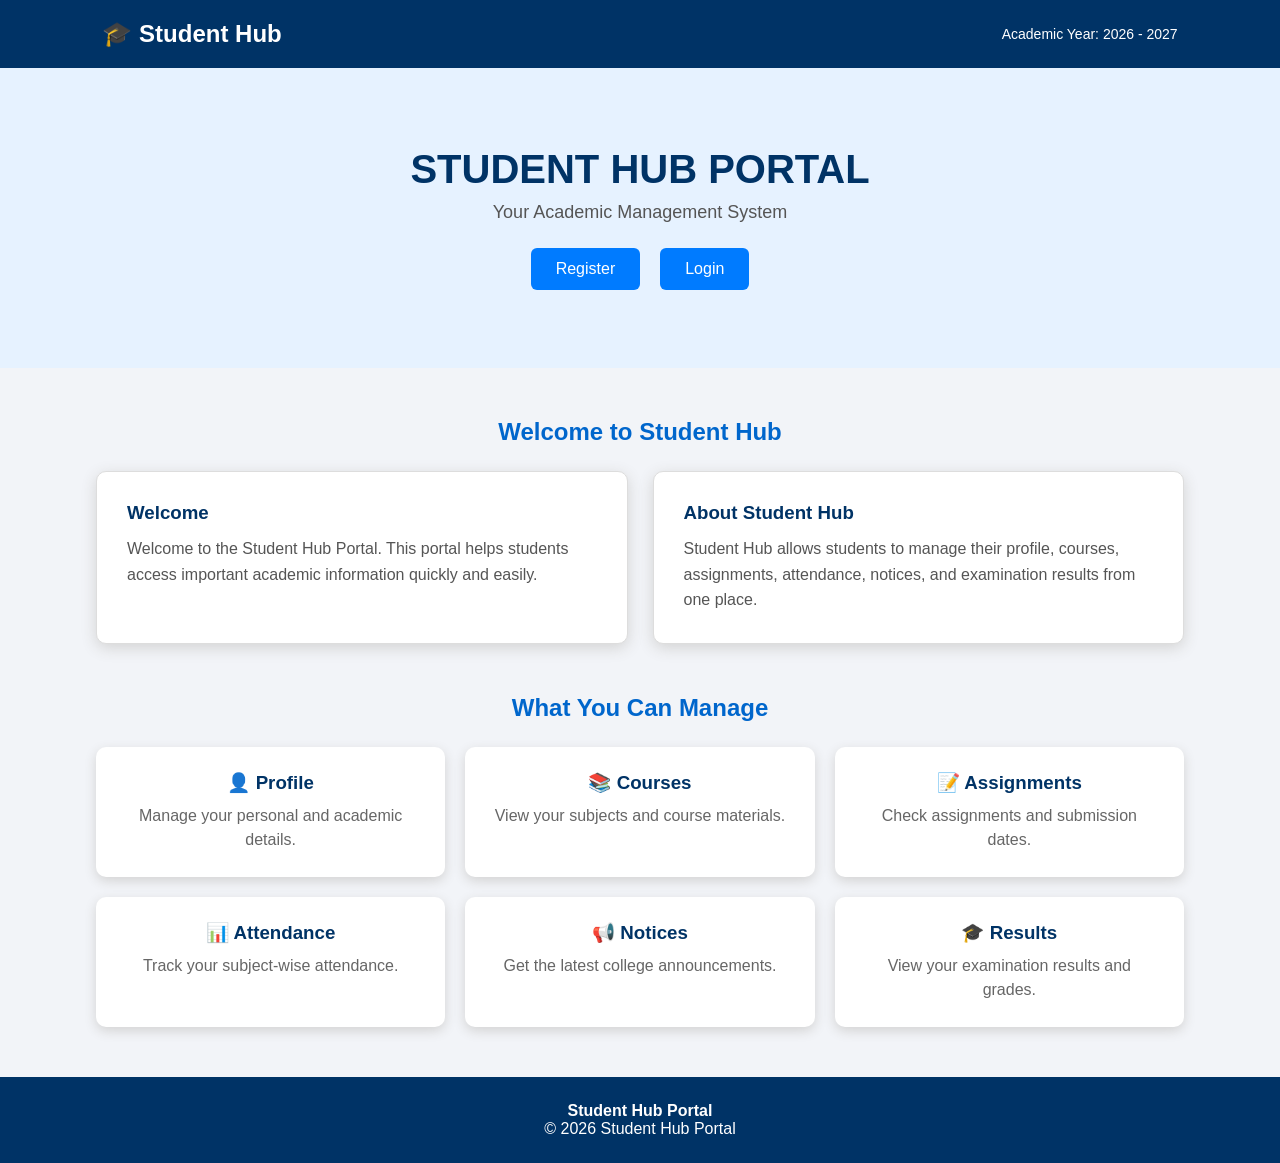
<file: index.html>
<!DOCTYPE html>
<html>

<head>

    <title>Student Hub Portal</title>

    <link rel="stylesheet" href="css/style.css">

</head>

<body>


<header>

    <div class="logo">
        🎓 Student Hub
    </div>

    <div class="academic-year">
        Academic Year: 2026 - 2027
    </div>

</header>


<section class="hero">

    <h1>
        STUDENT HUB PORTAL
    </h1>

    <p>
        Your Academic Management System
    </p>

    <div class="buttons">

        <a href="register.html" class="btn">
            Register
        </a>

        <a href="login.html" class="btn">
            Login
        </a>

    </div>

</section>


<section class="info-section">

    <h2>
        Welcome to Student Hub
    </h2>

    <div class="info-grid">

        <div class="card">

            <h3>
                Welcome
            </h3>

            <p>
                Welcome to the Student Hub Portal.
                This portal helps students access
                important academic information
                quickly and easily.
            </p>

        </div>


        <div class="card">

            <h3>
                About Student Hub
            </h3>

            <p>
                Student Hub allows students to manage
                their profile, courses, assignments,
                attendance, notices, and examination
                results from one place.
            </p>

        </div>

    </div>

</section>


<section class="features">

    <h2>
        What You Can Manage
    </h2>

    <div class="feature-grid">

        <div class="feature">

            <h3>👤 Profile</h3>

            <p>
                Manage your personal
                and academic details.
            </p>

        </div>


        <div class="feature">

            <h3>📚 Courses</h3>

            <p>
                View your subjects
                and course materials.
            </p>

        </div>


        <div class="feature">

            <h3>📝 Assignments</h3>

            <p>
                Check assignments
                and submission dates.
            </p>

        </div>


        <div class="feature">

            <h3>📊 Attendance</h3>

            <p>
                Track your subject-wise
                attendance.
            </p>

        </div>


        <div class="feature">

            <h3>📢 Notices</h3>

            <p>
                Get the latest college
                announcements.
            </p>

        </div>


        <div class="feature">

            <h3>🎓 Results</h3>

            <p>
                View your examination
                results and grades.
            </p>

        </div>

    </div>

</section>


<footer>

    <strong>
        Student Hub Portal
    </strong>

    <p>
        © 2026 Student Hub Portal
    </p>

</footer>


</body>
</html>
</file>
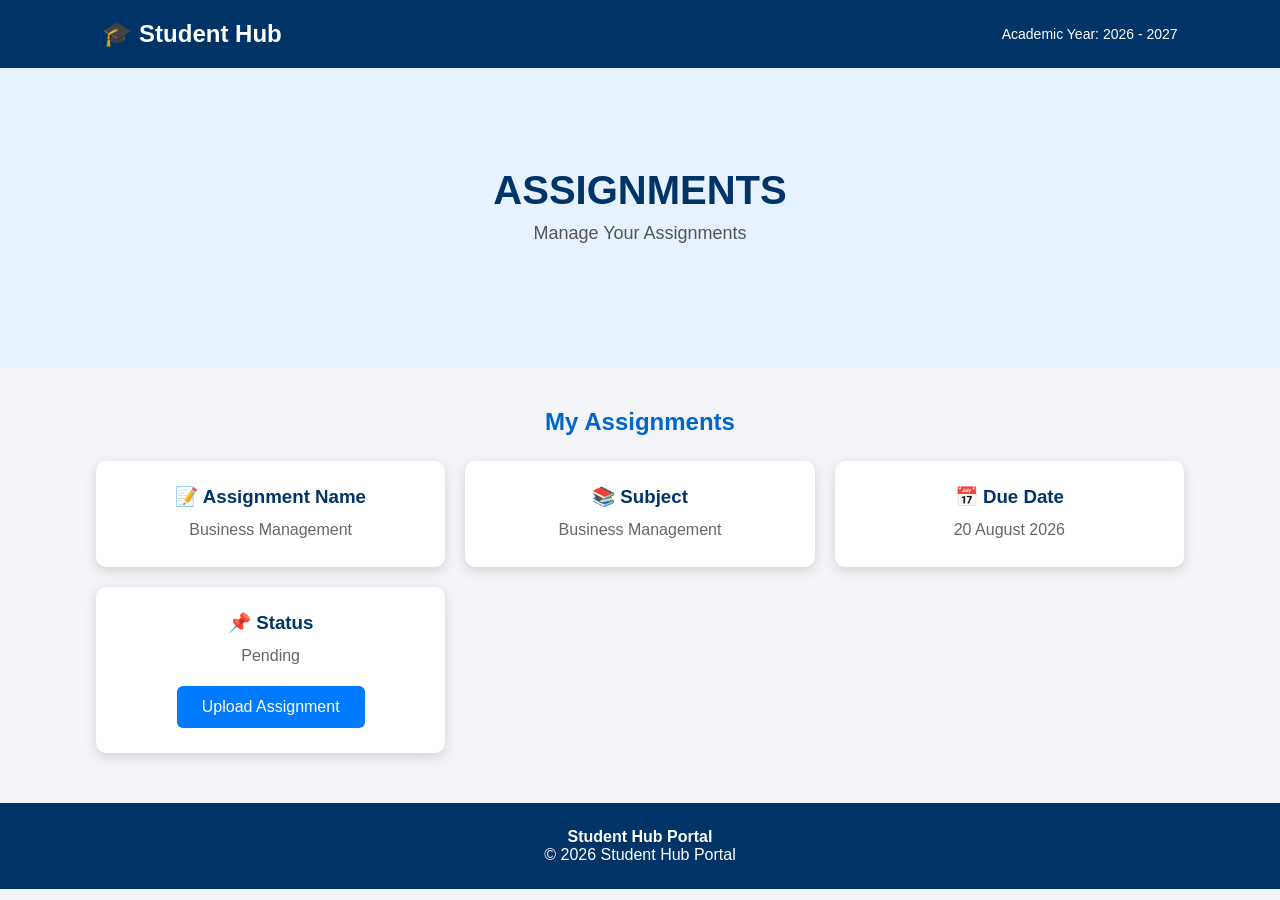
<file: assigment.html>
<!DOCTYPE html>
<html>

<head>

    <title>Assignments - Student Hub</title>

    <link rel="stylesheet" href="css/style.css">

</head>

<body>


<header>

    <div class="logo">
        🎓 Student Hub
    </div>

    <div class="academic-year">
        Academic Year: 2026 - 2027
    </div>

</header>


<section class="hero">

    <h1>
        ASSIGNMENTS
    </h1>

    <p>
        Manage Your Assignments
    </p>

</section>


<section class="features">

    <h2>
        My Assignments
    </h2>


    <div class="feature-grid">


        <div class="feature">

            <h3>
                📝 Assignment Name
            </h3>

            <p>
                Business Management
            </p>

        </div>


        <div class="feature">

            <h3>
                📚 Subject
            </h3>

            <p>
                Business Management
            </p>

        </div>


        <div class="feature">

            <h3>
                📅 Due Date
            </h3>

            <p>
                20 August 2026
            </p>

        </div>


        <div class="feature">

            <h3>
                📌 Status
            </h3>

            <p>
                Pending
            </p>

            <br>

            <button class="btn">
                Upload Assignment
            </button>

        </div>


    </div>

</section>


<footer>

    <strong>
        Student Hub Portal
    </strong>

    <p>
        © 2026 Student Hub Portal
    </p>

</footer>


</body>
</html>
</file>
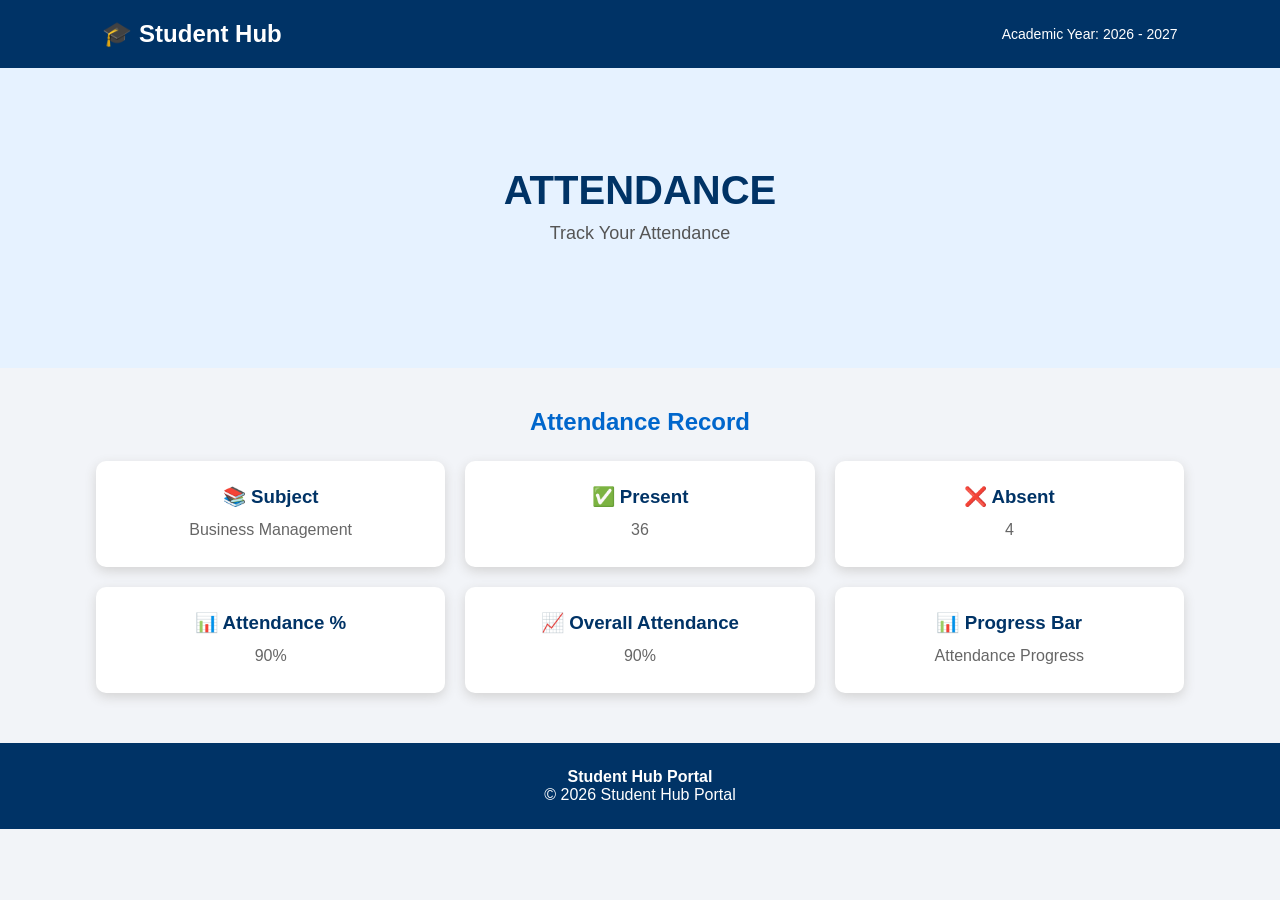
<file: attendance.html>
<!DOCTYPE html>
<html>

<head>

    <title>Attendance - Student Hub</title>

    <link rel="stylesheet" href="css/style.css">

</head>

<body>


<header>

    <div class="logo">
        🎓 Student Hub
    </div>

    <div class="academic-year">
        Academic Year: 2026 - 2027
    </div>

</header>


<section class="hero">

    <h1>
        ATTENDANCE
    </h1>

    <p>
        Track Your Attendance
    </p>

</section>


<section class="features">

    <h2>
        Attendance Record
    </h2>


    <div class="feature-grid">


        <div class="feature">

            <h3>
                📚 Subject
            </h3>

            <p>
                Business Management
            </p>

        </div>


        <div class="feature">

            <h3>
                ✅ Present
            </h3>

            <p>
                36
            </p>

        </div>


        <div class="feature">

            <h3>
                ❌ Absent
            </h3>

            <p>
                4
            </p>

        </div>


        <div class="feature">

            <h3>
                📊 Attendance %
            </h3>

            <p>
                90%
            </p>

        </div>


        <div class="feature">

            <h3>
                📈 Overall Attendance
            </h3>

            <p>
                90%
            </p>

        </div>


        <div class="feature">

            <h3>
                📊 Progress Bar
            </h3>

            <p>
                Attendance Progress
            </p>

        </div>


    </div>

</section>


<footer>

    <strong>
        Student Hub Portal
    </strong>

    <p>
        © 2026 Student Hub Portal
    </p>

</footer>


</body>
</html>
</file>
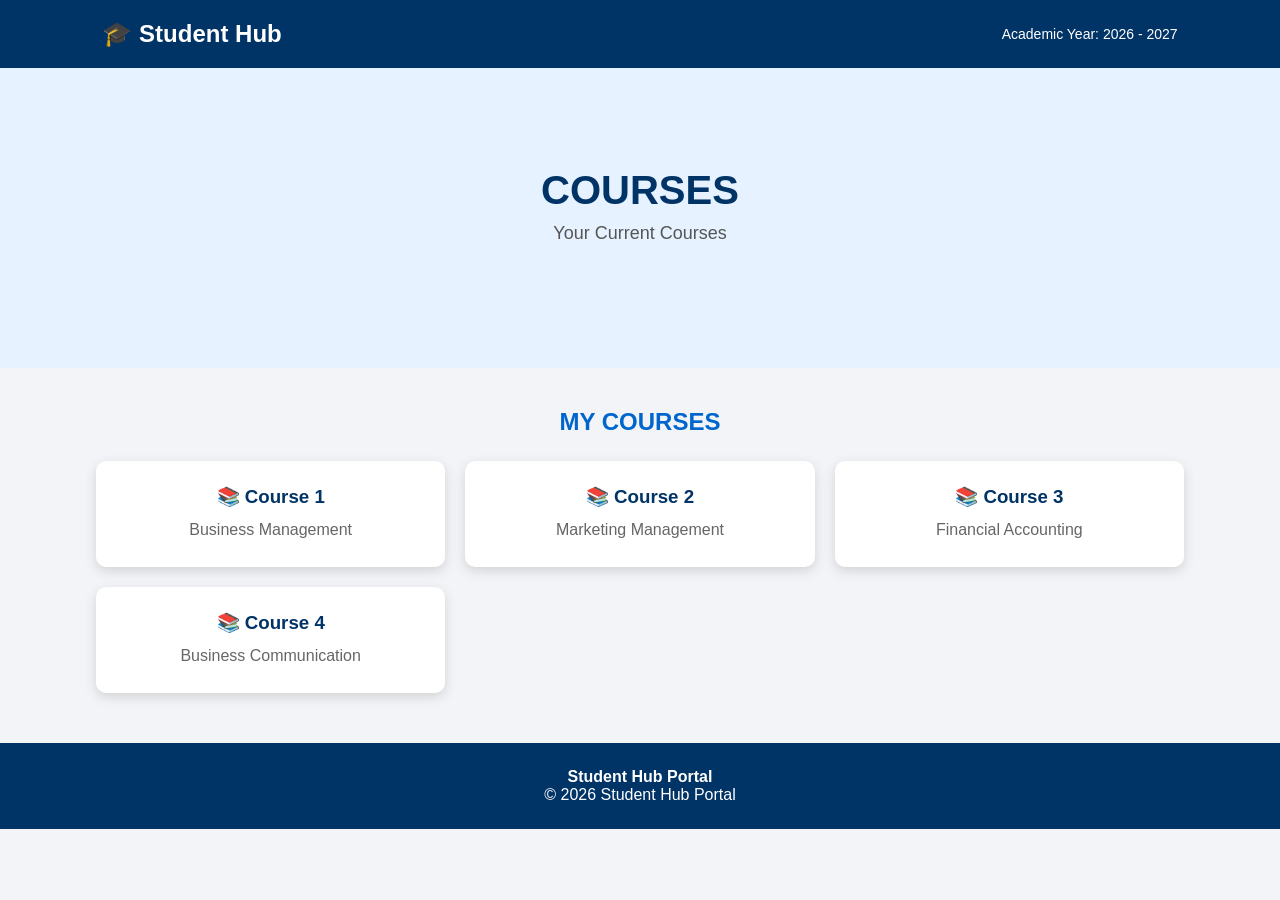
<file: course.html>
<!DOCTYPE html>
<html>

<head>

    <title>Courses - Student Hub</title>

    <link rel="stylesheet" href="css/style.css">

</head>

<body>


<header>

    <div class="logo">
        🎓 Student Hub
    </div>

    <div class="academic-year">
        Academic Year: 2026 - 2027
    </div>

</header>


<section class="hero">

    <h1>
        COURSES
    </h1>

    <p>
        Your Current Courses
    </p>

</section>


<section class="features">

    <h2>
        MY COURSES
    </h2>


    <div class="feature-grid">


        <div class="feature">

            <h3>📚 Course 1</h3>

            <p>
                Business Management
            </p>

        </div>


        <div class="feature">

            <h3>📚 Course 2</h3>

            <p>
                Marketing Management
            </p>

        </div>


        <div class="feature">

            <h3>📚 Course 3</h3>

            <p>
                Financial Accounting
            </p>

        </div>


        <div class="feature">

            <h3>📚 Course 4</h3>

            <p>
                Business Communication
            </p>

        </div>


    </div>

</section>


<footer>

    <strong>
        Student Hub Portal
    </strong>

    <p>
        © 2026 Student Hub Portal
    </p>

</footer>


</body>
</html>
</file>
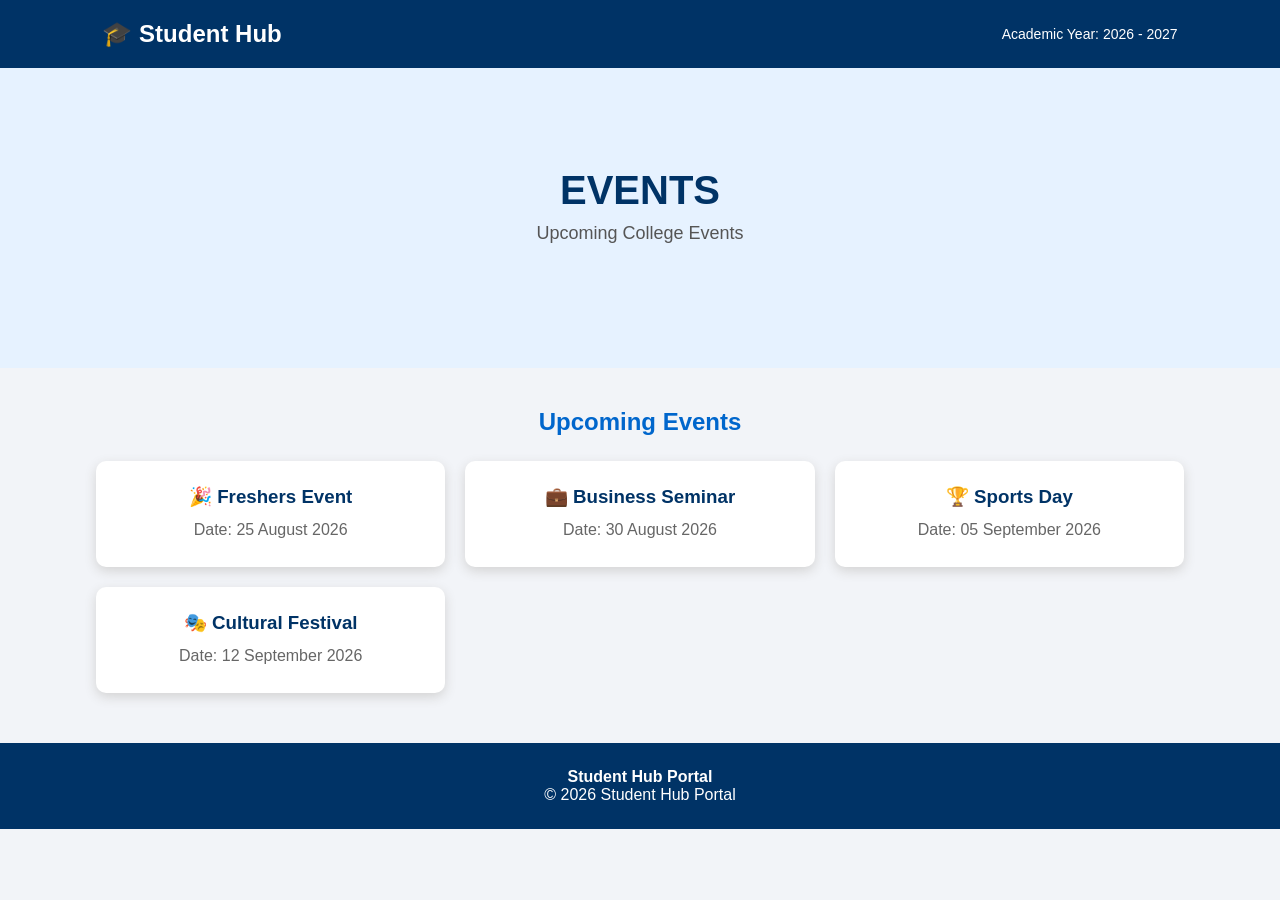
<file: events.html>
<!DOCTYPE html>
<html>

<head>

    <title>Events - Student Hub</title>

    <link rel="stylesheet" href="css/style.css">

</head>

<body>


<header>

    <div class="logo">
        🎓 Student Hub
    </div>

    <div class="academic-year">
        Academic Year: 2026 - 2027
    </div>

</header>


<section class="hero">

    <h1>
        EVENTS
    </h1>

    <p>
        Upcoming College Events
    </p>

</section>


<section class="features">

    <h2>
        Upcoming Events
    </h2>


    <div class="feature-grid">


        <div class="feature">

            <h3>
                🎉 Freshers Event
            </h3>

            <p>
                Date: 25 August 2026
            </p>

        </div>


        <div class="feature">

            <h3>
                💼 Business Seminar
            </h3>

            <p>
                Date: 30 August 2026
            </p>

        </div>


        <div class="feature">

            <h3>
                🏆 Sports Day
            </h3>

            <p>
                Date: 05 September 2026
            </p>

        </div>


        <div class="feature">

            <h3>
                🎭 Cultural Festival
            </h3>

            <p>
                Date: 12 September 2026
            </p>

        </div>


    </div>

</section>


<footer>

    <strong>
        Student Hub Portal
    </strong>

    <p>
        © 2026 Student Hub Portal
    </p>

</footer>


</body>
</html>
</file>
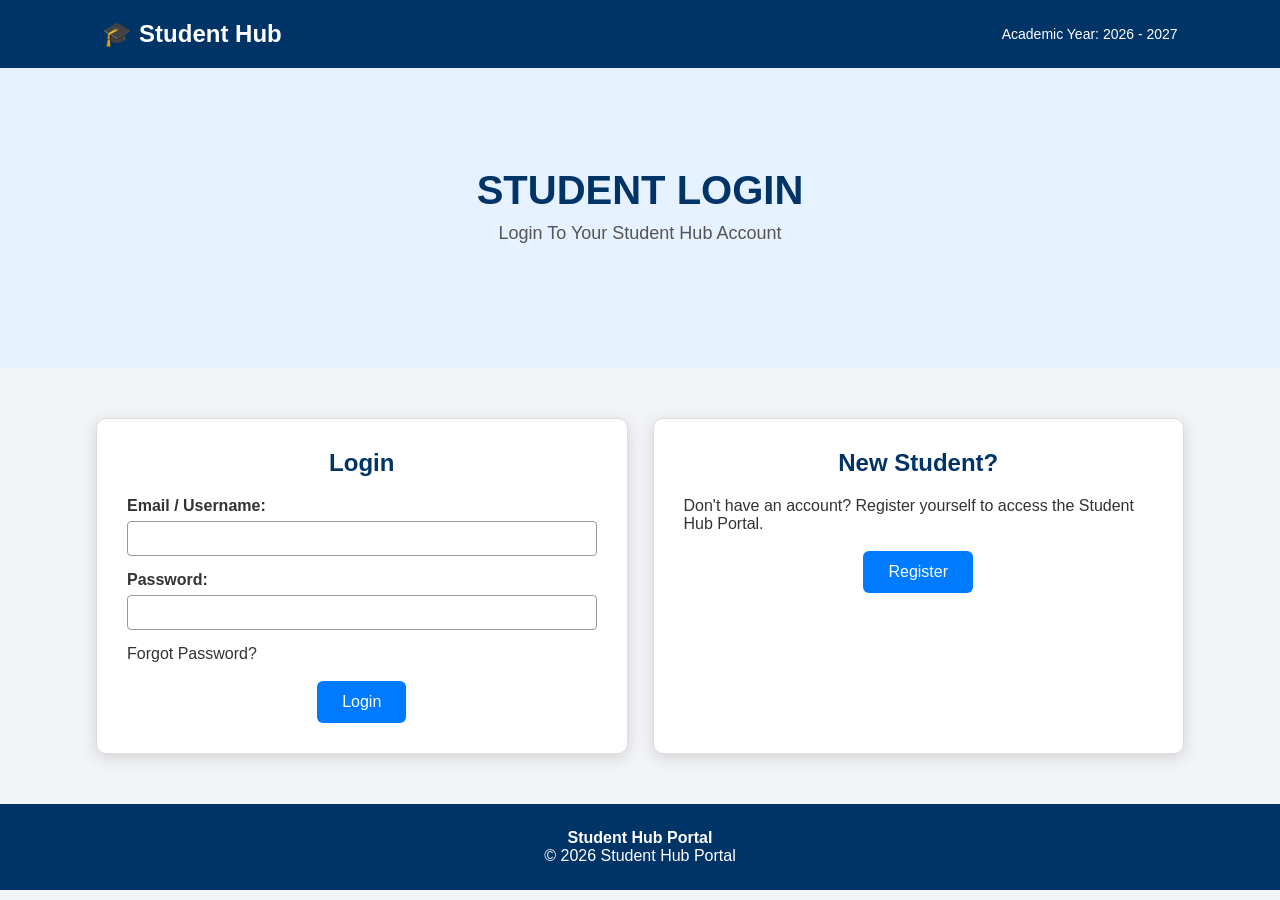
<file: login.html>
<!DOCTYPE html>
<html>

<head>

    <title>Student Login</title>

    <link rel="stylesheet" href="css/style.css">

</head>

<body>


<header>

    <div class="logo">
        🎓 Student Hub
    </div>

    <div class="academic-year">
        Academic Year: 2026 - 2027
    </div>

</header>


<section class="hero">

    <h1>
        STUDENT LOGIN
    </h1>

    <p>
        Login To Your Student Hub Account
    </p>

</section>


<section class="auth-section">

    <div class="auth-grid">


        <div class="auth-card">

            <h2>
                Login
            </h2>

            <form action="dashboard.html">

                <div class="form-group">

                    <label>
                        Email / Username:
                    </label>

                    <input type="text" required>

                </div>


                <div class="form-group">

                    <label>
                        Password:
                    </label>

                    <input type="password" required>

                </div>


                <p>
                    Forgot Password?
                </p>

                <br>

                <div class="buttons">

                    <button type="submit" class="btn">
                        Login
                    </button>

                </div>

            </form>

        </div>


        <div class="auth-card">

            <h2>
                New Student?
            </h2>

            <p>
                Don't have an account?
                Register yourself to access
                the Student Hub Portal.
            </p>

            <br>

            <div class="buttons">

                <a href="register.html" class="btn">
                    Register
                </a>

            </div>

        </div>


    </div>

</section>


<footer>

    <strong>
        Student Hub Portal
    </strong>

    <p>
        © 2026 Student Hub Portal
    </p>

</footer>


</body>
</html>
</file>
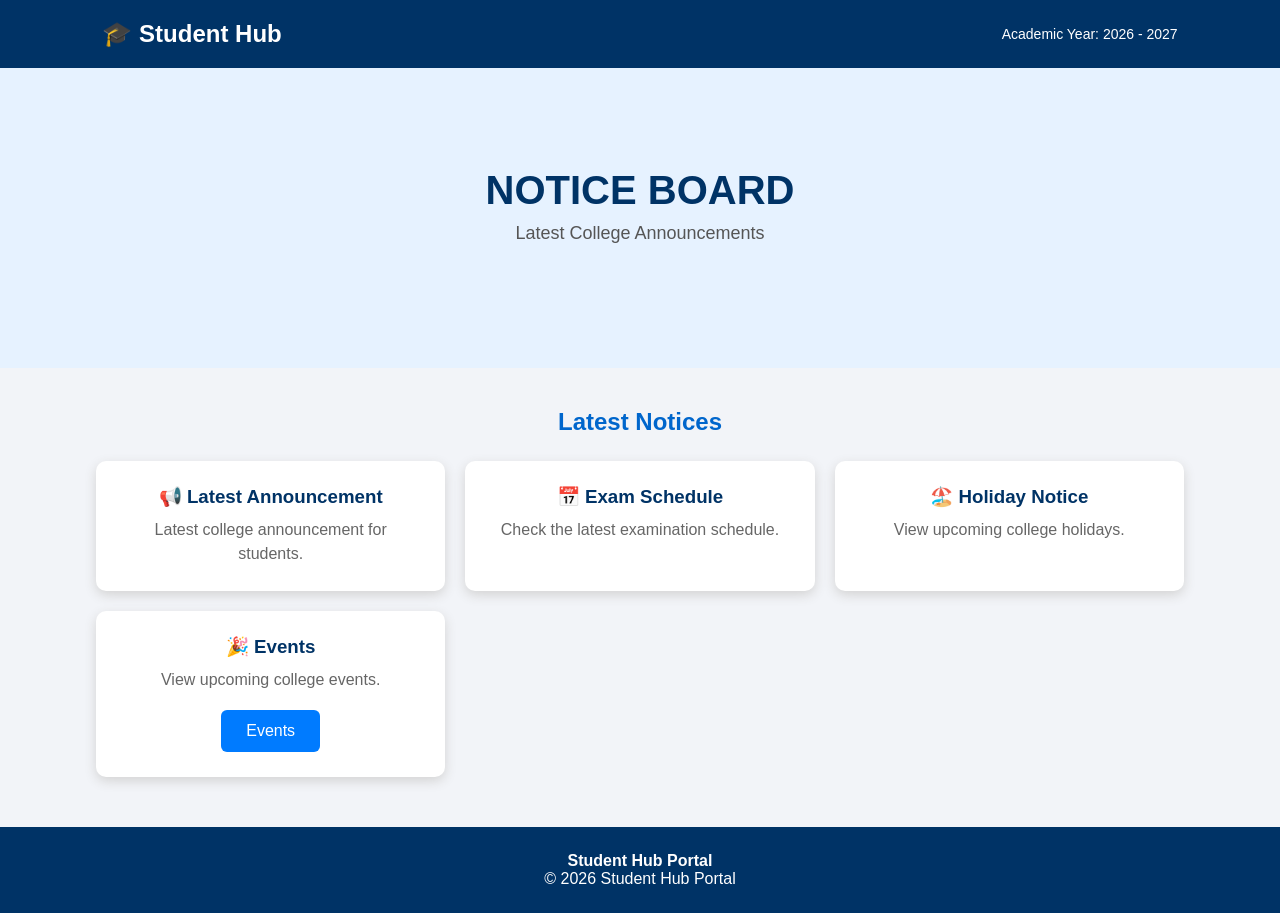
<file: noticeboard.html>
<!DOCTYPE html>
<html>

<head>

    <title>Notice Board - Student Hub</title>

    <link rel="stylesheet" href="css/style.css">

</head>

<body>


<header>

    <div class="logo">
        🎓 Student Hub
    </div>

    <div class="academic-year">
        Academic Year: 2026 - 2027
    </div>

</header>


<section class="hero">

    <h1>
        NOTICE BOARD
    </h1>

    <p>
        Latest College Announcements
    </p>

</section>


<section class="features">

    <h2>
        Latest Notices
    </h2>


    <div class="feature-grid">


        <div class="feature">

            <h3>📢 Latest Announcement</h3>

            <p>
                Latest college announcement
                for students.
            </p>

        </div>


        <div class="feature">

            <h3>📅 Exam Schedule</h3>

            <p>
                Check the latest examination
                schedule.
            </p>

        </div>


        <div class="feature">

            <h3>🏖️ Holiday Notice</h3>

            <p>
                View upcoming college holidays.
            </p>

        </div>


        <div class="feature">

            <h3>🎉 Events</h3>

            <p>
                View upcoming college events.
            </p>

            <br>

            <a href="events.html" class="btn">
                Events
            </a>

        </div>


    </div>

</section>


<footer>

    <strong>
        Student Hub Portal
    </strong>

    <p>
        © 2026 Student Hub Portal
    </p>

</footer>


</body>
</html>
</file>
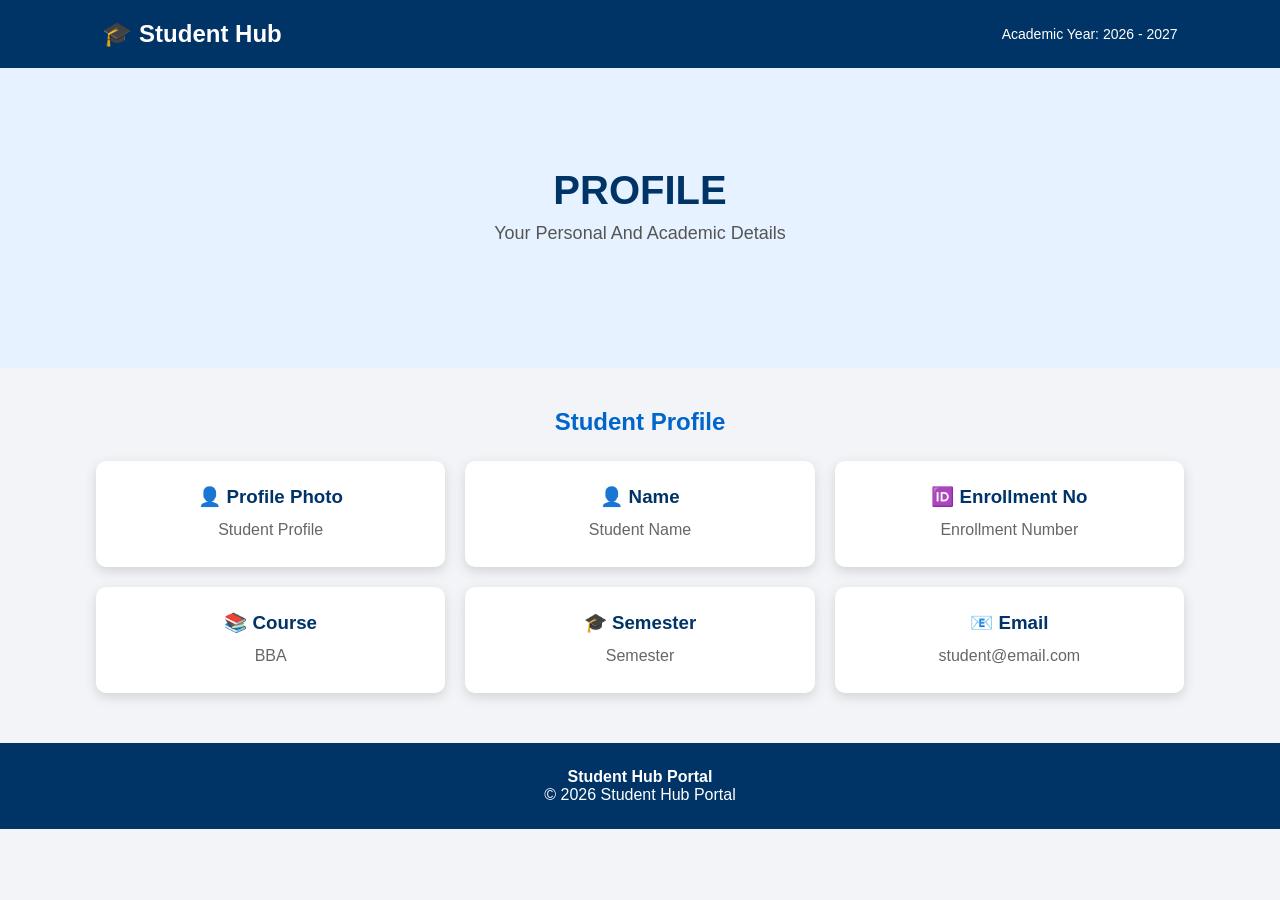
<file: pofile.html>
<!DOCTYPE html>
<html>

<head>

    <title>Student Profile</title>

    <link rel="stylesheet" href="css/style.css">

</head>

<body>


<header>

    <div class="logo">
        🎓 Student Hub
    </div>

    <div class="academic-year">
        Academic Year: 2026 - 2027
    </div>

</header>


<section class="hero">

    <h1>
        PROFILE
    </h1>

    <p>
        Your Personal And Academic Details
    </p>

</section>


<section class="features">

    <h2>
        Student Profile
    </h2>


    <div class="feature-grid">


        <div class="feature">

            <h3>👤 Profile Photo</h3>

            <p>
                Student Profile
            </p>

        </div>


        <div class="feature">

            <h3>👤 Name</h3>

            <p>
                Student Name
            </p>

        </div>


        <div class="feature">

            <h3>🆔 Enrollment No</h3>

            <p>
                Enrollment Number
            </p>

        </div>


        <div class="feature">

            <h3>📚 Course</h3>

            <p>
                BBA
            </p>

        </div>


        <div class="feature">

            <h3>🎓 Semester</h3>

            <p>
                Semester
            </p>

        </div>


        <div class="feature">

            <h3>📧 Email</h3>

            <p>
                student@email.com
            </p>

        </div>


    </div>

</section>


<footer>

    <strong>
        Student Hub Portal
    </strong>

    <p>
        © 2026 Student Hub Portal
    </p>

</footer>


</body>
</html>
</file>
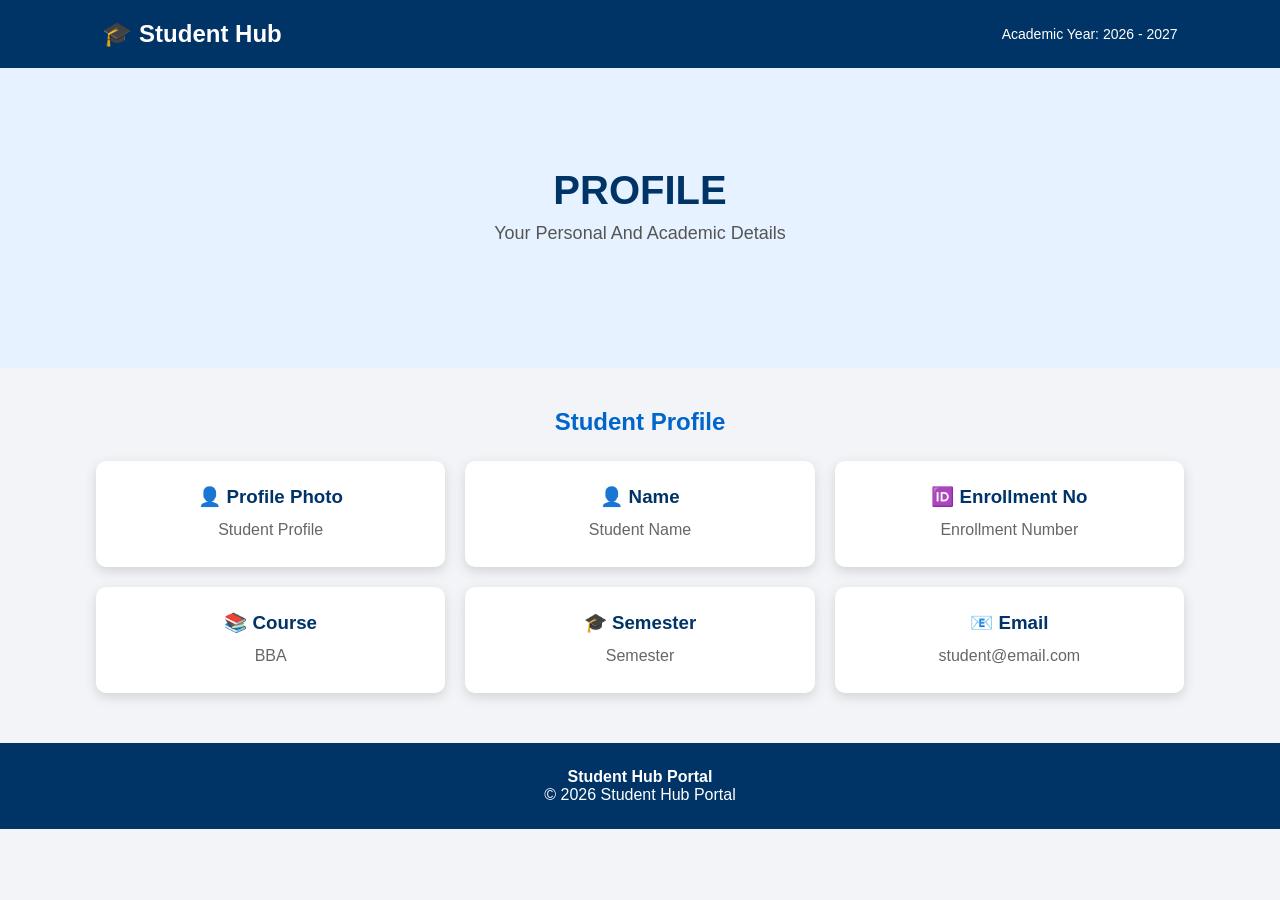
<file: profile.html>
<!DOCTYPE html>
<html>

<head>

    <title>Student Profile</title>

    <link rel="stylesheet" href="css/style.css">

</head>

<body>


<header>

    <div class="logo">
        🎓 Student Hub
    </div>

    <div class="academic-year">
        Academic Year: 2026 - 2027
    </div>

</header>


<section class="hero">

    <h1>
        PROFILE
    </h1>

    <p>
        Your Personal And Academic Details
    </p>

</section>


<section class="features">

    <h2>
        Student Profile
    </h2>


    <div class="feature-grid">


        <div class="feature">

            <h3>👤 Profile Photo</h3>

            <p>
                Student Profile
            </p>

        </div>


        <div class="feature">

            <h3>👤 Name</h3>

            <p>
                Student Name
            </p>

        </div>


        <div class="feature">

            <h3>🆔 Enrollment No</h3>

            <p>
                Enrollment Number
            </p>

        </div>


        <div class="feature">

            <h3>📚 Course</h3>

            <p>
                BBA
            </p>

        </div>


        <div class="feature">

            <h3>🎓 Semester</h3>

            <p>
                Semester
            </p>

        </div>


        <div class="feature">

            <h3>📧 Email</h3>

            <p>
                student@email.com
            </p>

        </div>


    </div>

</section>


<footer>

    <strong>
        Student Hub Portal
    </strong>

    <p>
        © 2026 Student Hub Portal
    </p>

</footer>


</body>
</html>
</file>
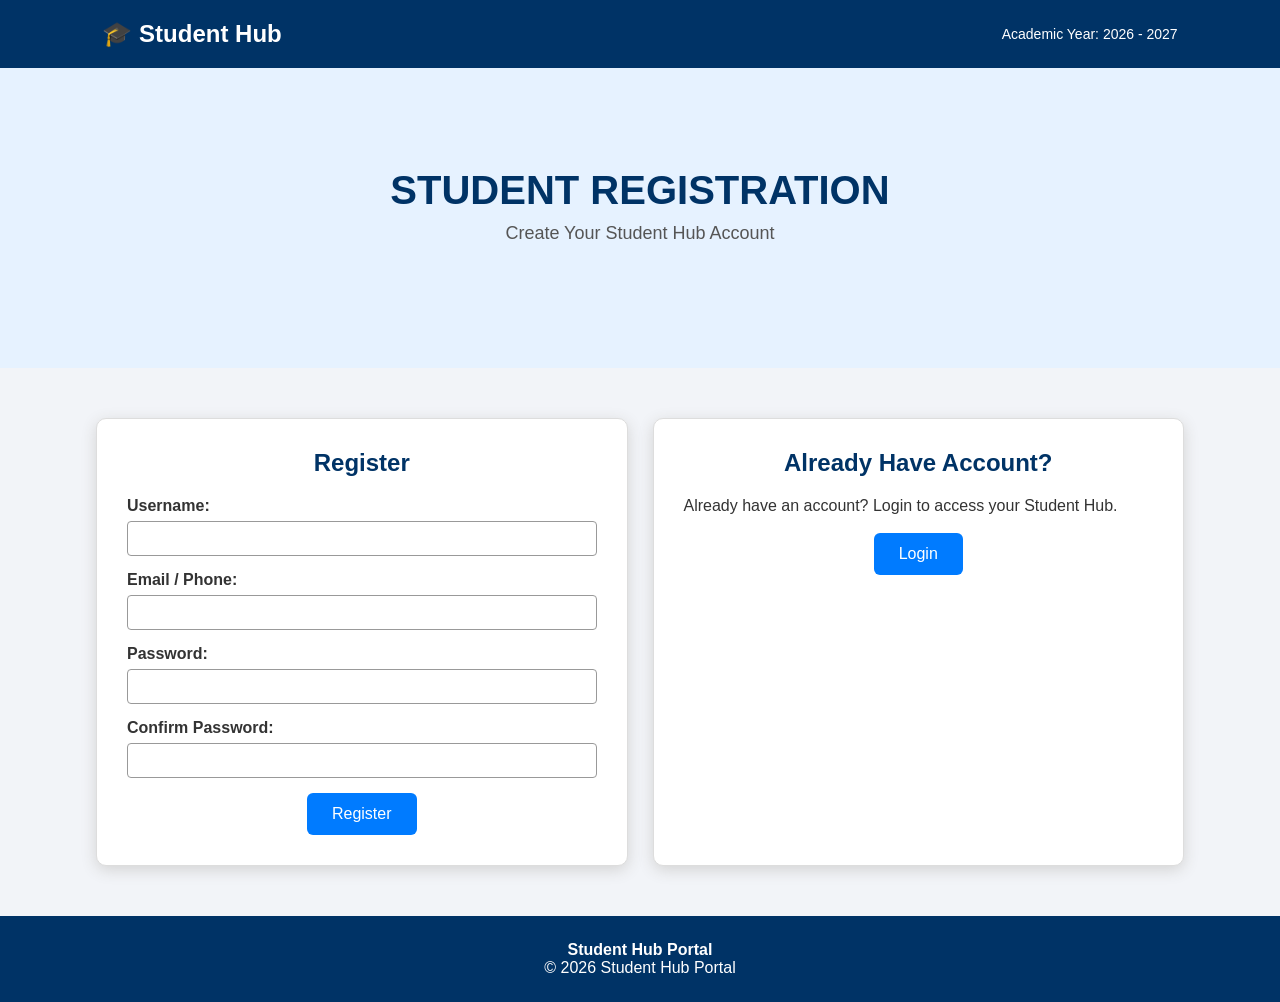
<file: register.html>
<!DOCTYPE html>
<html>

<head>

    <title>Student Registration</title>

    <link rel="stylesheet" href="css/style.css">

</head>

<body>


<header>

    <div class="logo">
        🎓 Student Hub
    </div>

    <div class="academic-year">
        Academic Year: 2026 - 2027
    </div>

</header>


<section class="hero">

    <h1>
        STUDENT REGISTRATION
    </h1>

    <p>
        Create Your Student Hub Account
    </p>

</section>


<section class="auth-section">

    <div class="auth-grid">


        <div class="auth-card">

            <h2>
                Register
            </h2>

            <form action="login.html">

                <div class="form-group">

                    <label>
                        Username:
                    </label>

                    <input type="text" required>

                </div>


                <div class="form-group">

                    <label>
                        Email / Phone:
                    </label>

                    <input type="text" required>

                </div>


                <div class="form-group">

                    <label>
                        Password:
                    </label>

                    <input type="password" required>

                </div>


                <div class="form-group">

                    <label>
                        Confirm Password:
                    </label>

                    <input type="password" required>

                </div>


                <div class="buttons">

                    <button type="submit" class="btn">
                        Register
                    </button>

                </div>

            </form>

        </div>


        <div class="auth-card">

            <h2>
                Already Have Account?
            </h2>

            <p>
                Already have an account?
                Login to access your Student Hub.
            </p>

            <br>

            <div class="buttons">

                <a href="login.html" class="btn">
                    Login
                </a>

            </div>

        </div>


    </div>

</section>


<footer>

    <strong>
        Student Hub Portal
    </strong>

    <p>
        © 2026 Student Hub Portal
    </p>

</footer>


</body>
</html>
</file>
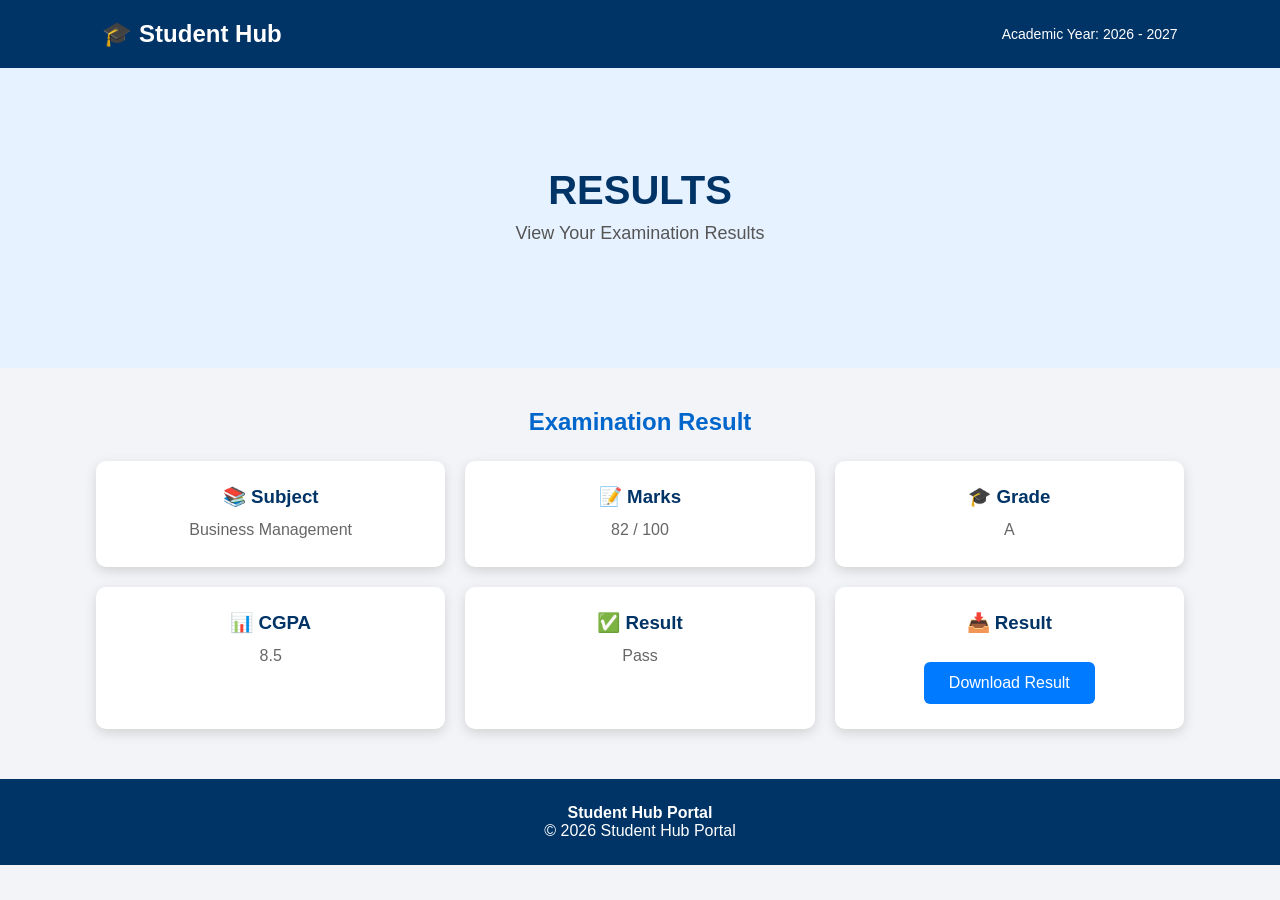
<file: result.html>
<!DOCTYPE html>
<html>

<head>

    <title>Results - Student Hub</title>

    <link rel="stylesheet" href="css/style.css">

</head>

<body>


<header>

    <div class="logo">
        🎓 Student Hub
    </div>

    <div class="academic-year">
        Academic Year: 2026 - 2027
    </div>

</header>


<section class="hero">

    <h1>
        RESULTS
    </h1>

    <p>
        View Your Examination Results
    </p>

</section>


<section class="features">

    <h2>
        Examination Result
    </h2>


    <div class="feature-grid">


        <div class="feature">

            <h3>
                📚 Subject
            </h3>

            <p>
                Business Management
            </p>

        </div>


        <div class="feature">

            <h3>
                📝 Marks
            </h3>

            <p>
                82 / 100
            </p>

        </div>


        <div class="feature">

            <h3>
                🎓 Grade
            </h3>

            <p>
                A
            </p>

        </div>


        <div class="feature">

            <h3>
                📊 CGPA
            </h3>

            <p>
                8.5
            </p>

        </div>


        <div class="feature">

            <h3>
                ✅ Result
            </h3>

            <p>
                Pass
            </p>

        </div>


        <div class="feature">

            <h3>
                📥 Result</h3>

            <br>

            <button class="btn">
                Download Result
            </button>

        </div>


    </div>

</section>


<footer>

    <strong>
        Student Hub Portal
    </strong>

    <p>
        © 2026 Student Hub Portal
    </p>

</footer>


</body>
</html>
</file>
<file: css/style.css>
* {
    box-sizing: border-box;
    margin: 0;
    padding: 0;
}

body {
    font-family: Arial, sans-serif;
    background-color: #f2f4f8;
    color: #333;
}


/* =========================
   HEADER - FLEXBOX
   ========================= */

header {
    background-color: #003366;
    color: white;

    display: flex;
    justify-content: space-between;
    align-items: center;

    padding: 20px 8%;
}

.logo {
    font-size: 24px;
    font-weight: bold;
}

.academic-year {
    font-size: 14px;
}


/* =========================
   HERO - FLEXBOX
   ========================= */

.hero {
    min-height: 300px;

    display: flex;
    flex-direction: column;

    justify-content: center;
    align-items: center;

    text-align: center;

    padding: 40px 20px;

    background-color: #e6f2ff;
}

.hero h1 {
    color: #003366;
    font-size: 40px;
    margin-bottom: 10px;
}

.hero p {
    color: #555;
    font-size: 18px;
    margin-bottom: 25px;
}


/* =========================
   BUTTONS - FLEXBOX
   ========================= */

.buttons {
    display: flex;
    justify-content: center;
    align-items: center;
    gap: 20px;
}

.btn {
    background-color: #007BFF;
    color: white;

    border: none;
    padding: 12px 25px;

    font-size: 16px;
    border-radius: 6px;

    cursor: pointer;
    text-decoration: none;

    display: inline-flex;
    justify-content: center;
    align-items: center;
}

.btn:hover {
    background-color: #0056b3;
}


/* =========================
   INFORMATION - GRID
   ========================= */

.info-section {
    width: 85%;
    max-width: 1100px;

    margin: 50px auto;
}

.info-section h2 {
    text-align: center;
    color: #0066cc;

    margin-bottom: 25px;
}

.info-grid {
    display: grid;

    grid-template-columns: repeat(2, 1fr);

    gap: 25px;
}


/* =========================
   CARDS
   ========================= */

.card {
    background-color: white;

    padding: 30px;

    border-radius: 10px;

    box-shadow: 0px 4px 15px lightgray;

    border: 1px solid #ddd;
}

.card h3 {
    color: #003366;
    margin-bottom: 12px;
}

.card p {
    color: #555;
    line-height: 1.6;
}


/* =========================
   FEATURES - GRID
   ========================= */

.features {
    width: 85%;
    max-width: 1100px;

    margin: 40px auto;
}

.features h2 {
    text-align: center;

    color: #0066cc;

    margin-bottom: 25px;
}

.feature-grid {
    display: grid;

    grid-template-columns: repeat(3, 1fr);

    gap: 20px;
}

.feature {
    background-color: white;

    padding: 25px;

    text-align: center;

    border-radius: 10px;

    box-shadow: 0px 4px 12px lightgray;

    transition: 0.3s;
}

.feature:hover {
    transform: translateY(-5px);

    box-shadow: 0px 8px 20px gray;
}

.feature h3 {
    color: #003366;

    margin-bottom: 10px;
}

.feature p {
    color: #666;

    line-height: 1.5;
}


/* =========================
   AUTH PAGES - GRID
   ========================= */

.auth-section {
    width: 85%;
    max-width: 1100px;

    margin: 50px auto;
}

.auth-grid {
    display: grid;

    grid-template-columns: 1fr 1fr;

    gap: 25px;
}

.auth-card {
    background-color: white;

    padding: 30px;

    border-radius: 10px;

    border: 1px solid #ddd;

    box-shadow: 0px 4px 15px lightgray;
}

.auth-card h2 {
    color: #003366;

    margin-bottom: 20px;

    text-align: center;
}

.form-group {
    display: flex;

    flex-direction: column;

    margin-bottom: 15px;
}

.form-group label {
    margin-bottom: 6px;

    font-weight: bold;
}

.form-group input {
    padding: 9px;

    border: 1px solid #999;

    border-radius: 4px;
}


/* =========================
   DASHBOARD - GRID
   ========================= */

.dashboard {
    width: 85%;
    max-width: 1100px;

    margin: 50px auto;
}

.dashboard-header {
    background-color: white;

    padding: 20px;

    display: flex;

    justify-content: space-between;

    align-items: center;

    border: 1px solid #ddd;

    box-shadow: 0px 4px 12px lightgray;
}

.dashboard-logo {
    display: flex;

    justify-content: center;
    align-items: center;
}

.dashboard-logo img {
    border-radius: 50%;
}

.dashboard-title {
    display: flex;

    justify-content: center;
    align-items: center;

    flex: 1;
}

.dashboard-title h1 {
    color: #003366;
}

.logout {
    display: flex;

    justify-content: center;
    align-items: center;
}

.logout a {
    text-decoration: none;

    color: #007BFF;

    font-weight: bold;
}

.welcome {
    background-color: white;

    padding: 20px;

    margin-top: 20px;

    text-align: center;

    border: 1px solid #ddd;

    box-shadow: 0px 4px 12px lightgray;
}

.welcome h2 {
    color: #0056b3;
}


/* Dashboard 3 x 2 */

.dashboard-grid {
    display: grid;

    grid-template-columns: repeat(3, 1fr);

    gap: 20px;

    margin-top: 20px;
}

.dashboard-card {
    background-color: white;

    padding: 30px;

    min-height: 120px;

    border-radius: 10px;

    border: 1px solid #ddd;

    box-shadow: 0px 4px 12px lightgray;

    display: flex;

    flex-direction: column;

    justify-content: center;

    align-items: center;

    text-align: center;
}

.dashboard-card h3 {
    color: #003366;

    margin-bottom: 10px;
}

.dashboard-card a {
    text-decoration: none;

    color: #007BFF;

    font-weight: bold;
}


/* =========================
   FOOTER - FLEXBOX
   ========================= */

footer {
    background-color: #003366;

    color: white;

    padding: 25px;

    display: flex;

    flex-direction: column;

    justify-content: center;

    align-items: center;

    text-align: center;

    margin-top: 50px;
}


/* =========================
   RESPONSIVE
   ========================= */

@media (max-width: 768px) {

    header {
        flex-direction: column;

        gap: 10px;

        text-align: center;
    }

    .info-grid {
        grid-template-columns: 1fr;
    }

    .feature-grid {
        grid-template-columns: repeat(2, 1fr);
    }

    .auth-grid {
        grid-template-columns: 1fr;
    }

    .dashboard-grid {
        grid-template-columns: repeat(2, 1fr);
    }

    .dashboard-header {
        flex-direction: column;

        gap: 15px;
    }

    .hero h1 {
        font-size: 32px;
    }
}


@media (max-width: 480px) {

    .buttons {
        flex-direction: column;

        width: 100%;
    }

    .btn {
        width: 200px;
    }

    .feature-grid {
        grid-template-columns: 1fr;
    }

    .dashboard-grid {
        grid-template-columns: 1fr;
    }

    .hero h1 {
        font-size: 27px;
    }

    .hero p {
        font-size: 15px;
    }
}
</file>
